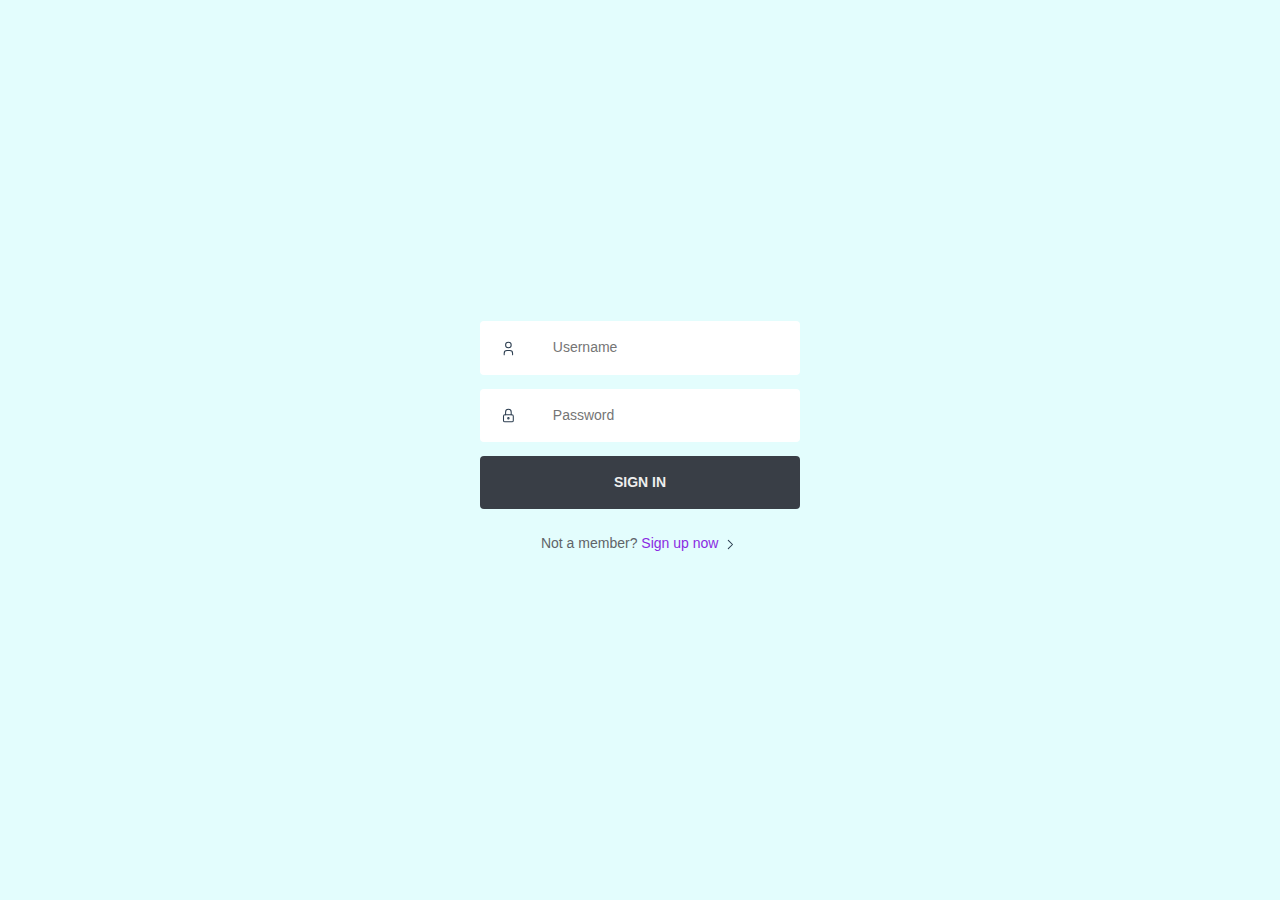
<file: index.html>
<!doctype html>
<html lang="en">
  <head>
    <meta charset="utf-8">
    <meta name="viewport" content="width=device-width, initial-scale=1">
    <title>Chat</title>
    <link href="https://cdn.jsdelivr.net/npm/bootstrap@5.2.0/dist/css/bootstrap.min.css" rel="stylesheet" integrity="sha384-gH2yIJqKdNHPEq0n4Mqa/HGKIhSkIHeL5AyhkYV8i59U5AR6csBvApHHNl/vI1Bx" crossorigin="anonymous">
    <link rel="stylesheet" href="css/styles.css">
  </head>

<body class="align">

  <div class="grid">

    <form action="./chat.html" class="form login">

      <div class="form__field">
        <label for="login__username">

          <svg xmlns="http://www.w3.org/2000/svg" class="icon icon-tabler icon-tabler-user" width="60" height="60" viewBox="0 0 24 24" stroke-width="1.5" stroke="#2c3e50" fill="none" stroke-linecap="round" stroke-linejoin="round">
  <path stroke="none" d="M0 0h24v24H0z" fill="none"/>
  <circle cx="12" cy="7" r="4" />
  <path d="M6 21v-2a4 4 0 0 1 4 -4h4a4 4 0 0 1 4 4v2" />
</svg>

<span class="hidden">Username</span></label>
        <input autocomplete="username" id="login__username" type="text" name="username" class="form__input" placeholder="Username" required>
      </div>

      <div class="form__field">
        <label for="login__password">

          <svg xmlns="http://www.w3.org/2000/svg" class="icon icon-tabler icon-tabler-lock" width="60" height="60" viewBox="0 0 24 24" stroke-width="1.5" stroke="#2c3e50" fill="none" stroke-linecap="round" stroke-linejoin="round">
  <path stroke="none" d="M0 0h24v24H0z" fill="none"/>
  <rect x="5" y="11" width="14" height="10" rx="2" />
  <circle cx="12" cy="16" r="1" />
  <path d="M8 11v-4a4 4 0 0 1 8 0v4" />
</svg>

<span class="hidden">Password</span></label>
        <input id="login__password" type="password" name="password" class="form__input" placeholder="Password" required>
      </div>

      <div class="form__field">
        <input type="submit" value="Sign In">
      </div>

    </form>

    <p class="text--center">Not a member? <a href="./signup.html">Sign up now</a> 
      <svg xmlns="http://www.w3.org/2000/svg" class="icon icon-tabler icon-tabler-chevron-right" width="68" height="68" viewBox="0 0 24 24" stroke-width="1.5" stroke="#2c3e50" fill="none" stroke-linecap="round" stroke-linejoin="round">
  <path stroke="none" d="M0 0h24v24H0z" fill="none"/>
  <polyline points="9 6 15 12 9 18" />
</svg></p>

  </div>

</body>
</html>
</file>
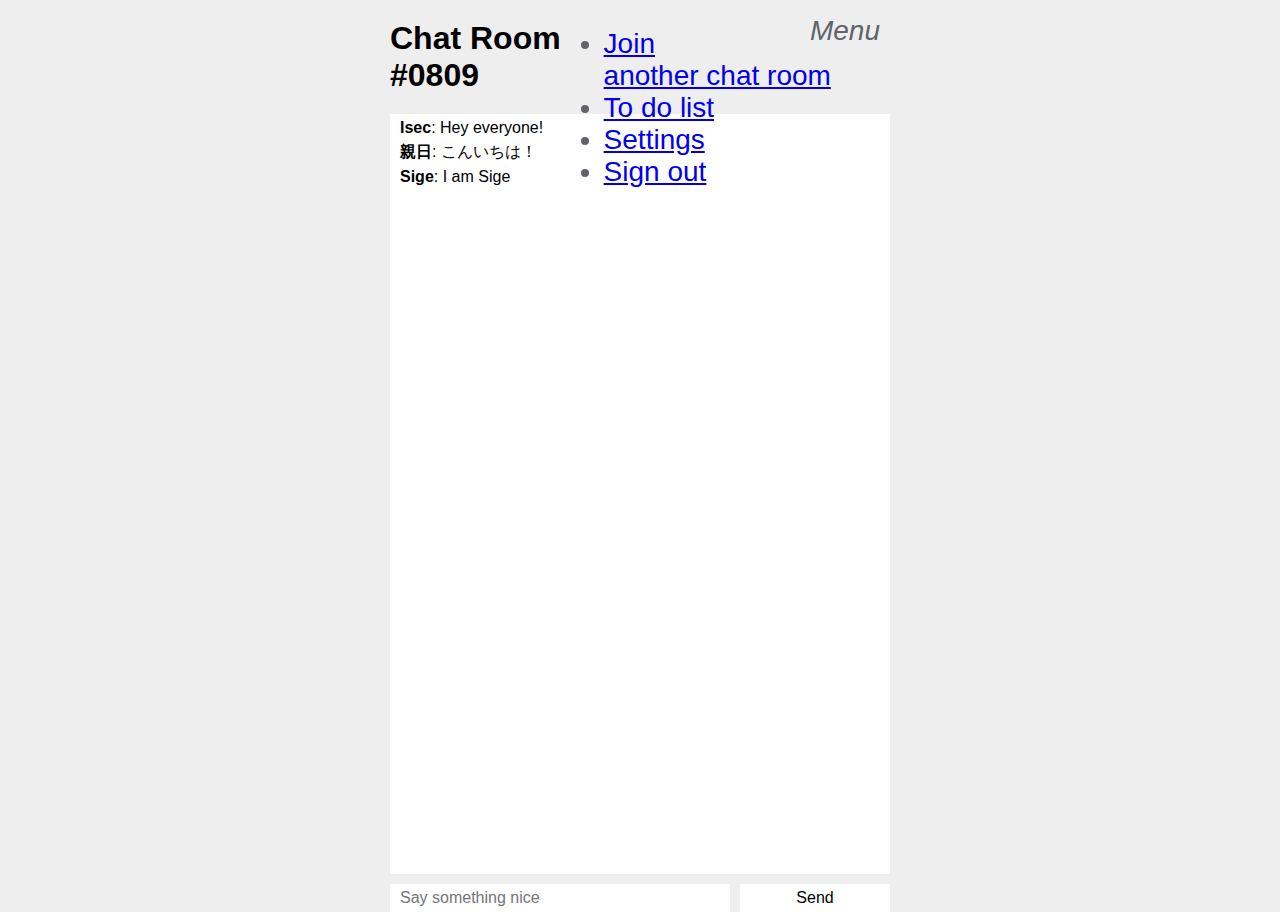
<file: chat.html>
<!DOCTYPE html>
<html lang="en">
<head>
    <meta charset="UTF-8">
    <meta http-equiv="X-UA-Compatible" content="IE=edge">
    <meta name="viewport" content="width=device-width, initial-scale=1.0">
    <link href="https://maxcdn.bootstrapcdn.com/font-awesome/4.7.0/css/font-awesome.min.css" rel="stylesheet" />
    <link href="https://cdn.jsdelivr.net/npm/bootstrap@5.2.3/dist/css/bootstrap.min.css" rel="stylesheet" integrity="sha384-rbsA2VBKQhggwzxH7pPCaAqO46MgnOM80zW1RWuH61DGLwZJEdK2Kadq2F9CUG65" crossorigin="anonymous">
    <link rel="stylesheet" href="https://cdn.jsdelivr.net/npm/bootstrap-icons@1.3.0/font/bootstrap-icons.css">
    <link rel="stylesheet" href="./css/chat.css"
</head>

<body>
    <main>
        <header>
          <div class="dropdown">
            <button class="btn dropdown" type="button" data-bs-toggle="dropdown" aria-expanded="false">
              Menu
            </button>
            <ul class="dropdown-menu dropdown-menu-end">
              <li><a class="dropdown-item" href="./chatclone.html">Join another chat room</a></li>
              <li><a class="dropdown-item" href="./list.html">To do list</a></li>
              <li><a class="dropdown-item" href="./settings.html">Settings</a></li>
              <li><a class="dropdown-item" href="./index.html">Sign out</a></li>
            </ul>
          </div>
          <div class="settings">
          <h1><strong>Chat Room #0809</strong></h1>
          </div>
        </header>
      
        <section class="chat">
          <p><strong>Isec</strong>: Hey everyone!</p>
          <p><strong>親日</strong>: こんいちは！</p>
          <p><strong>Sige</strong>: I am Sige</p>
        </section>
      
        <form>
          <input type="text" placeholder="Say something nice" />
          <button>Send</button>
        </form>
      </main>
      
      
    
</body>

<script src="https://cdn.jsdelivr.net/npm/bootstrap@5.2.3/dist/js/bootstrap.bundle.min.js" integrity="sha384-kenU1KFdBIe4zVF0s0G1M5b4hcpxyD9F7jL+jjXkk+Q2h455rYXK/7HAuoJl+0I4" crossorigin="anonymous"></script>

</html>
</file>
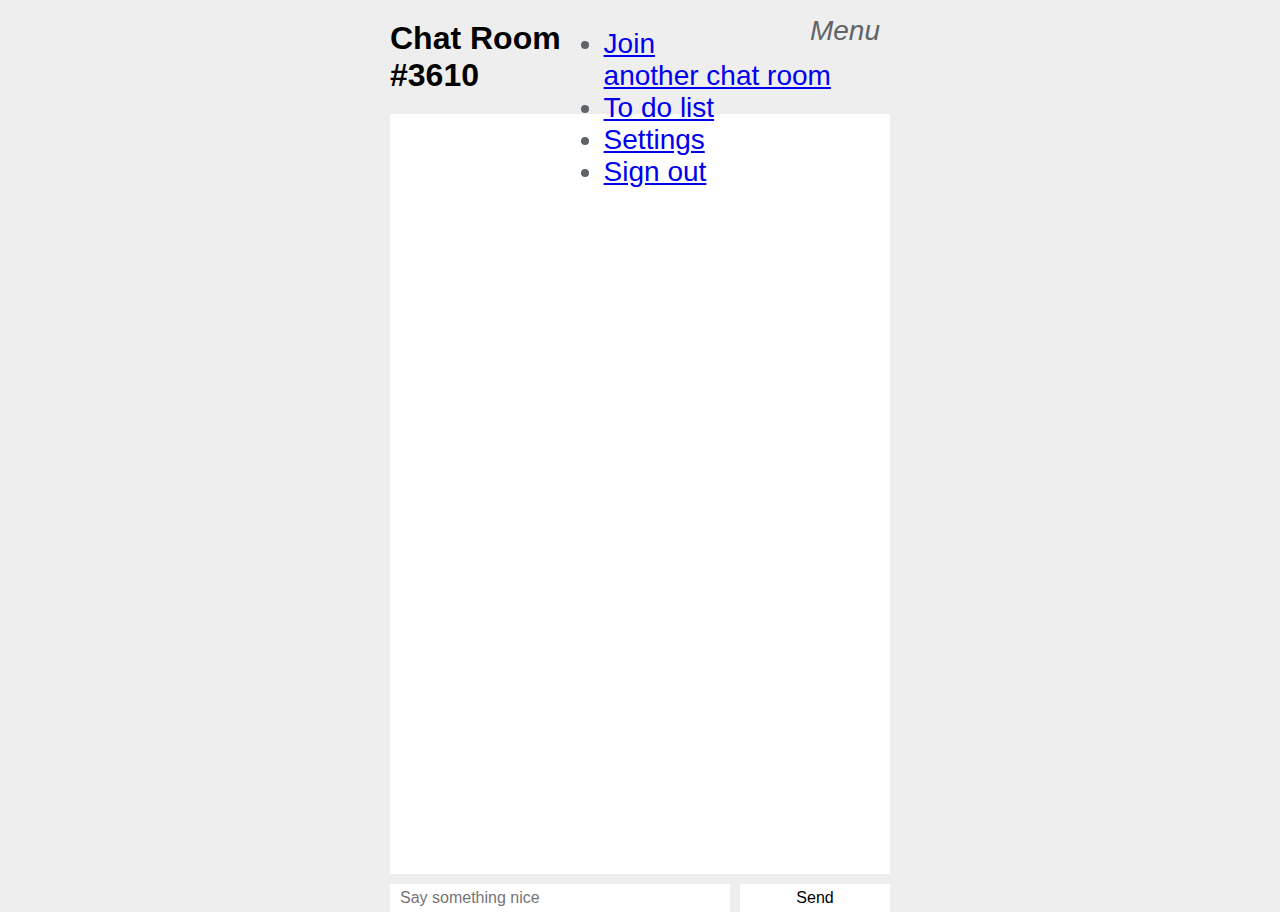
<file: chatclone.html>
<!DOCTYPE html>
<html lang="en">
<head>
    <meta charset="UTF-8">
    <meta http-equiv="X-UA-Compatible" content="IE=edge">
    <meta name="viewport" content="width=device-width, initial-scale=1.0">
    <link href="https://maxcdn.bootstrapcdn.com/font-awesome/4.7.0/css/font-awesome.min.css" rel="stylesheet" />
    <link href="https://cdn.jsdelivr.net/npm/bootstrap@5.2.3/dist/css/bootstrap.min.css" rel="stylesheet" integrity="sha384-rbsA2VBKQhggwzxH7pPCaAqO46MgnOM80zW1RWuH61DGLwZJEdK2Kadq2F9CUG65" crossorigin="anonymous">
    <link rel="stylesheet" href="https://cdn.jsdelivr.net/npm/bootstrap-icons@1.3.0/font/bootstrap-icons.css">
    <link rel="stylesheet" href="./css/chat.css"
</head>

<body>
    <main>
        <header>
          <div class="dropdown">
            <button class="btn dropdown" type="button" data-bs-toggle="dropdown" aria-expanded="false">
              Menu
            </button>
            <ul class="dropdown-menu dropdown-menu-end">
              <li><a class="dropdown-item" href="javascript:window.location.reload(true)">Join another chat room</a></li>
              <li><a class="dropdown-item" href="./list.html">To do list</a></li>
              <li><a class="dropdown-item" href="./settings.htmls">Settings</a></li>
              <li><a class="dropdown-item" href="./index.html">Sign out</a></li>
            </ul>
          </div>
          <div class="settings">
          <h1 id="number" ></h1>
          </div>
        </header>
      
        <section class="chat">

        </section>
      
        <form>
          <input type="text" placeholder="Say something nice" />
          <button>Send</button>
        </form>
      </main>
      
      
    
</body>

<script src="https://cdn.jsdelivr.net/npm/bootstrap@5.2.3/dist/js/bootstrap.bundle.min.js" integrity="sha384-kenU1KFdBIe4zVF0s0G1M5b4hcpxyD9F7jL+jjXkk+Q2h455rYXK/7HAuoJl+0I4" crossorigin="anonymous"></script>
<script>
  document.getElementById("number").innerHTML = "Chat Room #" + Math.floor((Math.random() * 10000) + 1).toString();

</script>

</html>
</file>
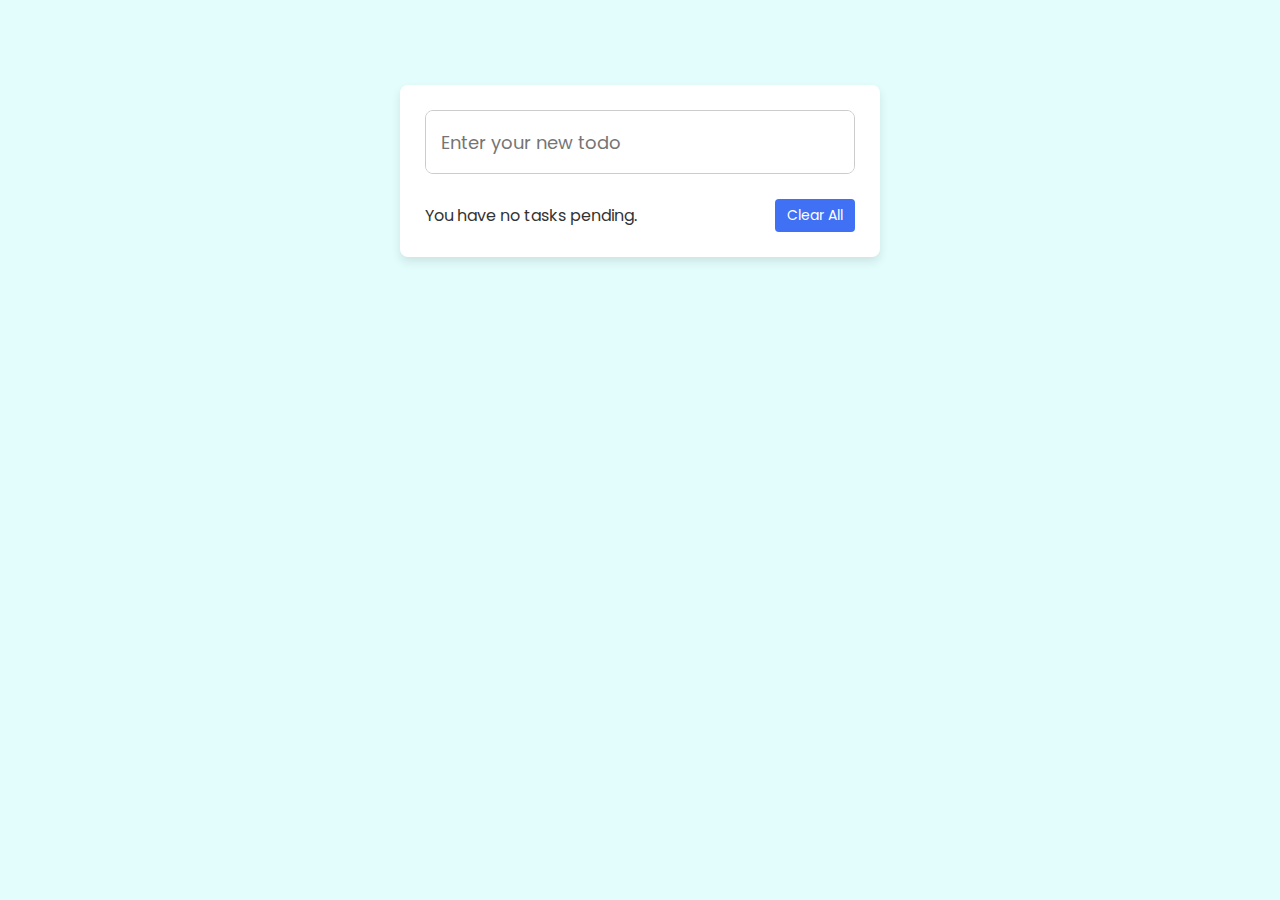
<file: list.html>
<!DOCTYPE html>
<html lang="en">
  <head>
    <meta charset="UTF-8" />
    <meta http-equiv="X-UA-Compatible" content="IE=edge" />
    <meta name="viewport" content="width=device-width, initial-scale=1.0" />
    <title>To Do list</title>

    <!-- CSS -->
    <link rel="stylesheet" href="css/list.css" />

    <!-- Unicons CSS -->
    <link
      rel="stylesheet"
      href="https://unicons.iconscout.com/release/v4.0.0/css/line.css"
    />
  </head>
  <body>
    <div class="container">
      <div class="input-field">
        <textarea placeholder="Enter your new todo"></textarea>
        <i class="uil uil-notes note-icon"></i>
      </div>

      <ul class="todoLists"></ul>

      <div class="pending-tasks">
        <span
          >You have <span class="pending-num"> no </span> tasks pending.</span
        >
        <button class="clear-button">Clear All</button>
      </div>
    </div>

    <!-- JavaScript -->
    <script src="script.js"></script>
  </body>
</html>
</file>
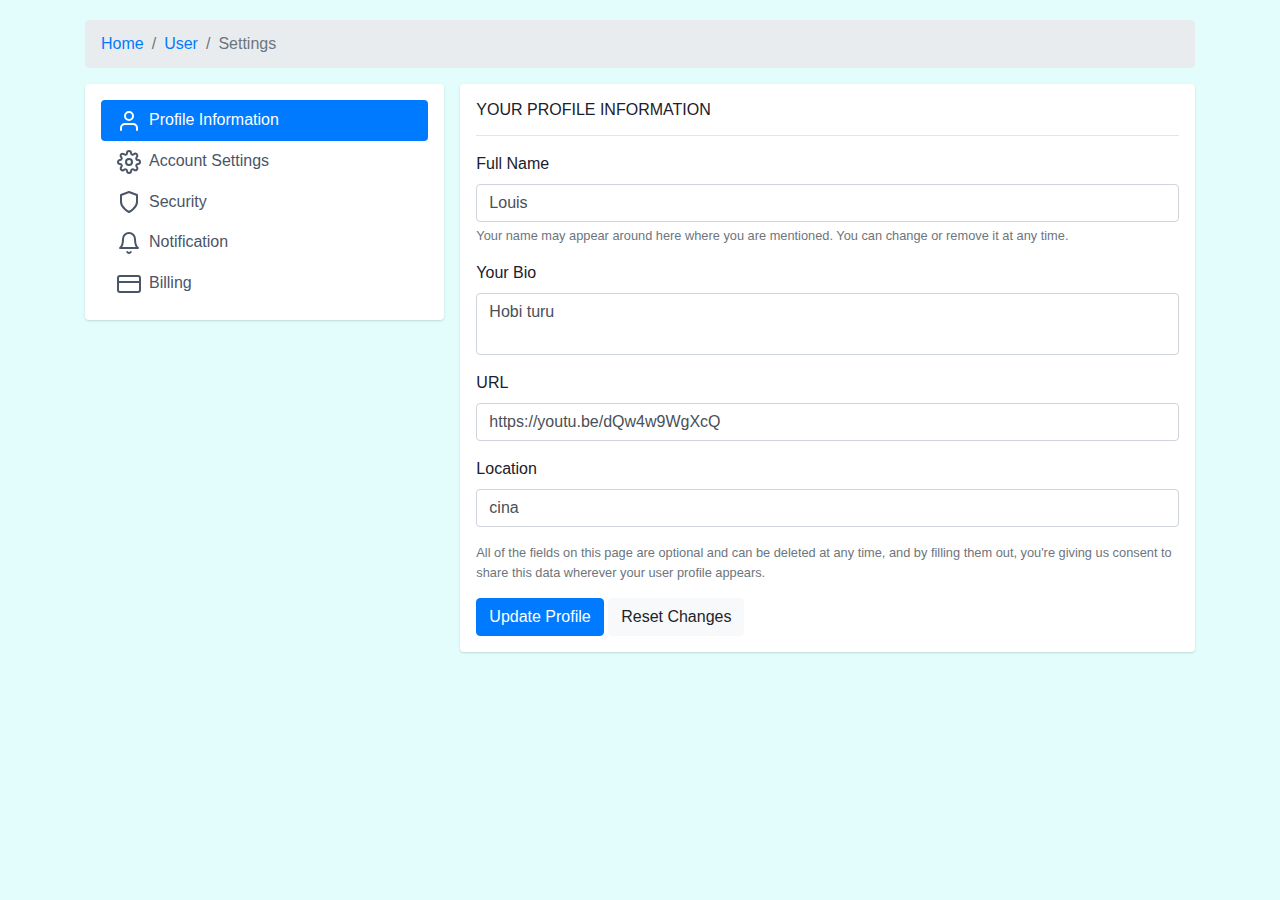
<file: settings.html>
<!DOCTYPE html>
<html lang="en">
<head>
    <meta charset="utf-8">
    <title>Profile settings</title>
    <meta name="viewport" content="width=device-width, initial-scale=1">
	<script src="https://code.jquery.com/jquery-1.10.2.min.js"></script>
    <link href="https://cdn.jsdelivr.net/npm/bootstrap@4.4.1/dist/css/bootstrap.min.css" rel="stylesheet">
	<script src="https://cdn.jsdelivr.net/npm/bootstrap@4.4.1/dist/js/bootstrap.bundle.min.js"></script>
</head>
<body>
<div class="container">

      <!-- Breadcrumb -->
      <nav aria-label="breadcrumb" class="main-breadcrumb">
        <ol class="breadcrumb">
          <li class="breadcrumb-item"><a href="chat.html">Home</a></li>
          <li class="breadcrumb-item"><a href="javascript:void(0)">User</a></li>
          <li class="breadcrumb-item active" aria-current="page">Settings</li>
        </ol>
      </nav>
      <!-- /Breadcrumb -->

      <div class="row gutters-sm">
        <div class="col-md-4 d-none d-md-block">
          <div class="card">
            <div class="card-body">
              <nav class="nav flex-column nav-pills nav-gap-y-1">
                <a href="#profile" data-toggle="tab" class="nav-item nav-link has-icon nav-link-faded active">
                  <svg xmlns="http://www.w3.org/2000/svg" width="24" height="24" viewBox="0 0 24 24" fill="none" stroke="currentColor" stroke-width="2" stroke-linecap="round" stroke-linejoin="round" class="feather feather-user mr-2"><path d="M20 21v-2a4 4 0 0 0-4-4H8a4 4 0 0 0-4 4v2"></path><circle cx="12" cy="7" r="4"></circle></svg>Profile Information
                </a>
                <a href="#account" data-toggle="tab" class="nav-item nav-link has-icon nav-link-faded">
                  <svg xmlns="http://www.w3.org/2000/svg" width="24" height="24" viewBox="0 0 24 24" fill="none" stroke="currentColor" stroke-width="2" stroke-linecap="round" stroke-linejoin="round" class="feather feather-settings mr-2"><circle cx="12" cy="12" r="3"></circle><path d="M19.4 15a1.65 1.65 0 0 0 .33 1.82l.06.06a2 2 0 0 1 0 2.83 2 2 0 0 1-2.83 0l-.06-.06a1.65 1.65 0 0 0-1.82-.33 1.65 1.65 0 0 0-1 1.51V21a2 2 0 0 1-2 2 2 2 0 0 1-2-2v-.09A1.65 1.65 0 0 0 9 19.4a1.65 1.65 0 0 0-1.82.33l-.06.06a2 2 0 0 1-2.83 0 2 2 0 0 1 0-2.83l.06-.06a1.65 1.65 0 0 0 .33-1.82 1.65 1.65 0 0 0-1.51-1H3a2 2 0 0 1-2-2 2 2 0 0 1 2-2h.09A1.65 1.65 0 0 0 4.6 9a1.65 1.65 0 0 0-.33-1.82l-.06-.06a2 2 0 0 1 0-2.83 2 2 0 0 1 2.83 0l.06.06a1.65 1.65 0 0 0 1.82.33H9a1.65 1.65 0 0 0 1-1.51V3a2 2 0 0 1 2-2 2 2 0 0 1 2 2v.09a1.65 1.65 0 0 0 1 1.51 1.65 1.65 0 0 0 1.82-.33l.06-.06a2 2 0 0 1 2.83 0 2 2 0 0 1 0 2.83l-.06.06a1.65 1.65 0 0 0-.33 1.82V9a1.65 1.65 0 0 0 1.51 1H21a2 2 0 0 1 2 2 2 2 0 0 1-2 2h-.09a1.65 1.65 0 0 0-1.51 1z"></path></svg>Account Settings
                </a>
                <a href="#security" data-toggle="tab" class="nav-item nav-link has-icon nav-link-faded">
                  <svg xmlns="http://www.w3.org/2000/svg" width="24" height="24" viewBox="0 0 24 24" fill="none" stroke="currentColor" stroke-width="2" stroke-linecap="round" stroke-linejoin="round" class="feather feather-shield mr-2"><path d="M12 22s8-4 8-10V5l-8-3-8 3v7c0 6 8 10 8 10z"></path></svg>Security
                </a>
                <a href="#notification" data-toggle="tab" class="nav-item nav-link has-icon nav-link-faded">
                  <svg xmlns="http://www.w3.org/2000/svg" width="24" height="24" viewBox="0 0 24 24" fill="none" stroke="currentColor" stroke-width="2" stroke-linecap="round" stroke-linejoin="round" class="feather feather-bell mr-2"><path d="M18 8A6 6 0 0 0 6 8c0 7-3 9-3 9h18s-3-2-3-9"></path><path d="M13.73 21a2 2 0 0 1-3.46 0"></path></svg>Notification
                </a>
                <a href="#billing" data-toggle="tab" class="nav-item nav-link has-icon nav-link-faded">
                  <svg xmlns="http://www.w3.org/2000/svg" width="24" height="24" viewBox="0 0 24 24" fill="none" stroke="currentColor" stroke-width="2" stroke-linecap="round" stroke-linejoin="round" class="feather feather-credit-card mr-2"><rect x="1" y="4" width="22" height="16" rx="2" ry="2"></rect><line x1="1" y1="10" x2="23" y2="10"></line></svg>Billing
                </a>
              </nav>
            </div>
          </div>
        </div>
        <div class="col-md-8">
          <div class="card">
            <div class="card-header border-bottom mb-3 d-flex d-md-none">
              <ul class="nav nav-tabs card-header-tabs nav-gap-x-1" role="tablist">
                <li class="nav-item">
                  <a href="#profile" data-toggle="tab" class="nav-link has-icon active"><svg xmlns="http://www.w3.org/2000/svg" width="24" height="24" viewBox="0 0 24 24" fill="none" stroke="currentColor" stroke-width="2" stroke-linecap="round" stroke-linejoin="round" class="feather feather-user"><path d="M20 21v-2a4 4 0 0 0-4-4H8a4 4 0 0 0-4 4v2"></path><circle cx="12" cy="7" r="4"></circle></svg></a>
                </li>
                <li class="nav-item">
                  <a href="#account" data-toggle="tab" class="nav-link has-icon"><svg xmlns="http://www.w3.org/2000/svg" width="24" height="24" viewBox="0 0 24 24" fill="none" stroke="currentColor" stroke-width="2" stroke-linecap="round" stroke-linejoin="round" class="feather feather-settings"><circle cx="12" cy="12" r="3"></circle><path d="M19.4 15a1.65 1.65 0 0 0 .33 1.82l.06.06a2 2 0 0 1 0 2.83 2 2 0 0 1-2.83 0l-.06-.06a1.65 1.65 0 0 0-1.82-.33 1.65 1.65 0 0 0-1 1.51V21a2 2 0 0 1-2 2 2 2 0 0 1-2-2v-.09A1.65 1.65 0 0 0 9 19.4a1.65 1.65 0 0 0-1.82.33l-.06.06a2 2 0 0 1-2.83 0 2 2 0 0 1 0-2.83l.06-.06a1.65 1.65 0 0 0 .33-1.82 1.65 1.65 0 0 0-1.51-1H3a2 2 0 0 1-2-2 2 2 0 0 1 2-2h.09A1.65 1.65 0 0 0 4.6 9a1.65 1.65 0 0 0-.33-1.82l-.06-.06a2 2 0 0 1 0-2.83 2 2 0 0 1 2.83 0l.06.06a1.65 1.65 0 0 0 1.82.33H9a1.65 1.65 0 0 0 1-1.51V3a2 2 0 0 1 2-2 2 2 0 0 1 2 2v.09a1.65 1.65 0 0 0 1 1.51 1.65 1.65 0 0 0 1.82-.33l.06-.06a2 2 0 0 1 2.83 0 2 2 0 0 1 0 2.83l-.06.06a1.65 1.65 0 0 0-.33 1.82V9a1.65 1.65 0 0 0 1.51 1H21a2 2 0 0 1 2 2 2 2 0 0 1-2 2h-.09a1.65 1.65 0 0 0-1.51 1z"></path></svg></a>
                </li>
                <li class="nav-item">
                  <a href="#security" data-toggle="tab" class="nav-link has-icon"><svg xmlns="http://www.w3.org/2000/svg" width="24" height="24" viewBox="0 0 24 24" fill="none" stroke="currentColor" stroke-width="2" stroke-linecap="round" stroke-linejoin="round" class="feather feather-shield"><path d="M12 22s8-4 8-10V5l-8-3-8 3v7c0 6 8 10 8 10z"></path></svg></a>
                </li>
                <li class="nav-item">
                  <a href="#notification" data-toggle="tab" class="nav-link has-icon"><svg xmlns="http://www.w3.org/2000/svg" width="24" height="24" viewBox="0 0 24 24" fill="none" stroke="currentColor" stroke-width="2" stroke-linecap="round" stroke-linejoin="round" class="feather feather-bell"><path d="M18 8A6 6 0 0 0 6 8c0 7-3 9-3 9h18s-3-2-3-9"></path><path d="M13.73 21a2 2 0 0 1-3.46 0"></path></svg></a>
                </li>
                <li class="nav-item">
                  <a href="#billing" data-toggle="tab" class="nav-link has-icon"><svg xmlns="http://www.w3.org/2000/svg" width="24" height="24" viewBox="0 0 24 24" fill="none" stroke="currentColor" stroke-width="2" stroke-linecap="round" stroke-linejoin="round" class="feather feather-credit-card"><rect x="1" y="4" width="22" height="16" rx="2" ry="2"></rect><line x1="1" y1="10" x2="23" y2="10"></line></svg></a>
                </li>
              </ul>
            </div>
            <div class="card-body tab-content">
              <div class="tab-pane active" id="profile">
                <h6>YOUR PROFILE INFORMATION</h6>
                <hr>
                <form>
                  <div class="form-group">
                    <label for="fullName">Full Name</label>
                    <input type="text" class="form-control" id="fullName" aria-describedby="fullNameHelp" placeholder="Enter your fullname" value="Louis">
                    <small id="fullNameHelp" class="form-text text-muted">Your name may appear around here where you are mentioned. You can change or remove it at any time.</small>
                  </div>
                  <div class="form-group">
                    <label for="bio">Your Bio</label>
                    <textarea class="form-control autosize" id="bio" placeholder="Write something about you" style="overflow: hidden; overflow-wrap: break-word; resize: none; height: 62px;">Hobi turu</textarea>
                  </div>
                  <div class="form-group">
                    <label for="url">URL</label>
                    <input type="text" class="form-control" id="url" placeholder="Enter your website address" value="https://youtu.be/dQw4w9WgXcQ">
                  </div>
                  <div class="form-group">
                    <label for="location">Location</label>
                    <input type="text" class="form-control" id="location" placeholder="Enter your location" value="cina">
                  </div>
                  <div class="form-group small text-muted">
                    All of the fields on this page are optional and can be deleted at any time, and by filling them out, you're giving us consent to share this data wherever your user profile appears.
                  </div>
                  <button type="button" class="btn btn-primary">Update Profile</button>
                  <button type="reset" class="btn btn-light">Reset Changes</button>
                </form>
              </div>
              <div class="tab-pane" id="account">
                <h6>ACCOUNT SETTINGS</h6>
                <hr>
                <form>
                  <div class="form-group">
                    <label for="username">Username</label>
                    <input type="text" class="form-control" id="username" aria-describedby="usernameHelp" placeholder="Enter your username" value="isec">
                    <small id="usernameHelp" class="form-text text-muted">After changing your username, your old username becomes available for anyone else to claim.</small>
                  </div>
                  <hr>
                  <div class="form-group">
                    <label class="d-block text-danger">Delete Account</label>
                    <p class="text-muted font-size-sm">Once you delete your account, there is no going back. Please be certain.</p>
                  </div>
                  <a href="index.html"><button class="btn btn-danger" type="button">Delete Account</button></a>
                </form>
              </div>
              <div class="tab-pane" id="security">
                <h6>SECURITY SETTINGS</h6>
                <hr>
                <form>
                  <div class="form-group">
                    <label class="d-block">Change Password</label>
                    <input type="text" class="form-control" placeholder="Enter your old password">
                    <input type="text" class="form-control mt-1" placeholder="New password">
                    <input type="text" class="form-control mt-1" placeholder="Confirm new password">
                  </div>
                </form>
                <hr>
                <form>
                  <div class="form-group">
                    <label class="d-block">Two Factor Authentication</label>
                    <button class="btn btn-info" type="button">Enable two-factor authentication</button>
                    <p class="small text-muted mt-2">Two-factor authentication adds an additional layer of security to your account by requiring more than just a password to log in.</p>
                  </div>
                </form>
                <hr>
              </div>
              <div class="tab-pane" id="notification">
                <h6>NOTIFICATION SETTINGS</h6>
                <hr>
                <form>
                  <div class="form-group">
                    <label class="d-block mb-0">Security Alerts</label>
                    <div class="small text-muted mb-3">Receive security alert notifications via email</div>
                    <div class="custom-control custom-checkbox">
                      <input type="checkbox" class="custom-control-input" id="customCheck1" checked="">
                      <label class="custom-control-label" for="customCheck1">Email each time a vulnerability is found</label>
                    </div>
                    <div class="custom-control custom-checkbox">
                      <input type="checkbox" class="custom-control-input" id="customCheck2" checked="">
                      <label class="custom-control-label" for="customCheck2">Email a digest summary of vulnerability</label>
                    </div>
                  </div>
                  <div class="form-group mb-0">
                    <label class="d-block">SMS Notifications</label>
                    <ul class="list-group list-group-sm">
                      <li class="list-group-item has-icon">
                        Comments
                        <div class="custom-control custom-control-nolabel custom-switch ml-auto">
                          <input type="checkbox" class="custom-control-input" id="customSwitch1" checked="">
                          <label class="custom-control-label" for="customSwitch1"></label>
                        </div>
                      </li>
                      <li class="list-group-item has-icon">
                        Updates From People
                        <div class="custom-control custom-control-nolabel custom-switch ml-auto">
                          <input type="checkbox" class="custom-control-input" id="customSwitch2">
                          <label class="custom-control-label" for="customSwitch2"></label>
                        </div>
                      </li>
                      <li class="list-group-item has-icon">
                        Reminders
                        <div class="custom-control custom-control-nolabel custom-switch ml-auto">
                          <input type="checkbox" class="custom-control-input" id="customSwitch3" checked="">
                          <label class="custom-control-label" for="customSwitch3"></label>
                        </div>
                      </li>
                      <li class="list-group-item has-icon">
                        Events
                        <div class="custom-control custom-control-nolabel custom-switch ml-auto">
                          <input type="checkbox" class="custom-control-input" id="customSwitch4" checked="">
                          <label class="custom-control-label" for="customSwitch4"></label>
                        </div>
                      </li>
                      <li class="list-group-item has-icon">
                        Chat Rooms
                        <div class="custom-control custom-control-nolabel custom-switch ml-auto">
                          <input type="checkbox" class="custom-control-input" id="customSwitch5">
                          <label class="custom-control-label" for="customSwitch5"></label>
                        </div>
                      </li>
                    </ul>
                  </div>
                </form>
              </div>
              <div class="tab-pane" id="billing">
                <h6>BILLING SETTINGS</h6>
                <hr>
                <form>
                  <div class="form-group">
                    <label class="d-block mb-0">Payment Method</label>
                    <div class="small text-muted mb-3">You have not added a payment method</div>
                    <button class="btn btn-info" type="button">Add Payment Method</button>
                  </div>
                  <div class="form-group mb-0">
                    <label class="d-block">Payment History</label>
                    <div class="border border-gray-500 bg-gray-200 p-3 text-center font-size-sm">You have not made any payment.</div>
                  </div>
                </form>
              </div>
            </div>
          </div>
        </div>
      </div>

    </div>

<style type="text/css">
body{
    margin-top:20px;
    color: #1a202c;
    text-align: left;
    background-color: #E3FDFD;    
}
.main-body {
    padding: 15px;
}

.nav-link {
    color: #4a5568;
}
.card {
    box-shadow: 0 1px 3px 0 rgba(0,0,0,.1), 0 1px 2px 0 rgba(0,0,0,.06);
}

.card {
    position: relative;
    display: flex;
    flex-direction: column;
    min-width: 0;
    word-wrap: break-word;
    background-color: #fff;
    background-clip: border-box;
    border: 0 solid rgba(0,0,0,.125);
    border-radius: .25rem;
}

.card-body {
    flex: 1 1 auto;
    min-height: 1px;
    padding: 1rem;
}

.gutters-sm {
    margin-right: -8px;
    margin-left: -8px;
}

.gutters-sm>.col, .gutters-sm>[class*=col-] {
    padding-right: 8px;
    padding-left: 8px;
}
.mb-3, .my-3 {
    margin-bottom: 1rem!important;
}

.bg-gray-300 {
    background-color: #e2e8f0;
}
.h-100 {
    height: 100%!important;
}
.shadow-none {
    box-shadow: none!important;
}

</style>

<script type="text/javascript">

</script>
</body>
</html>
</file>
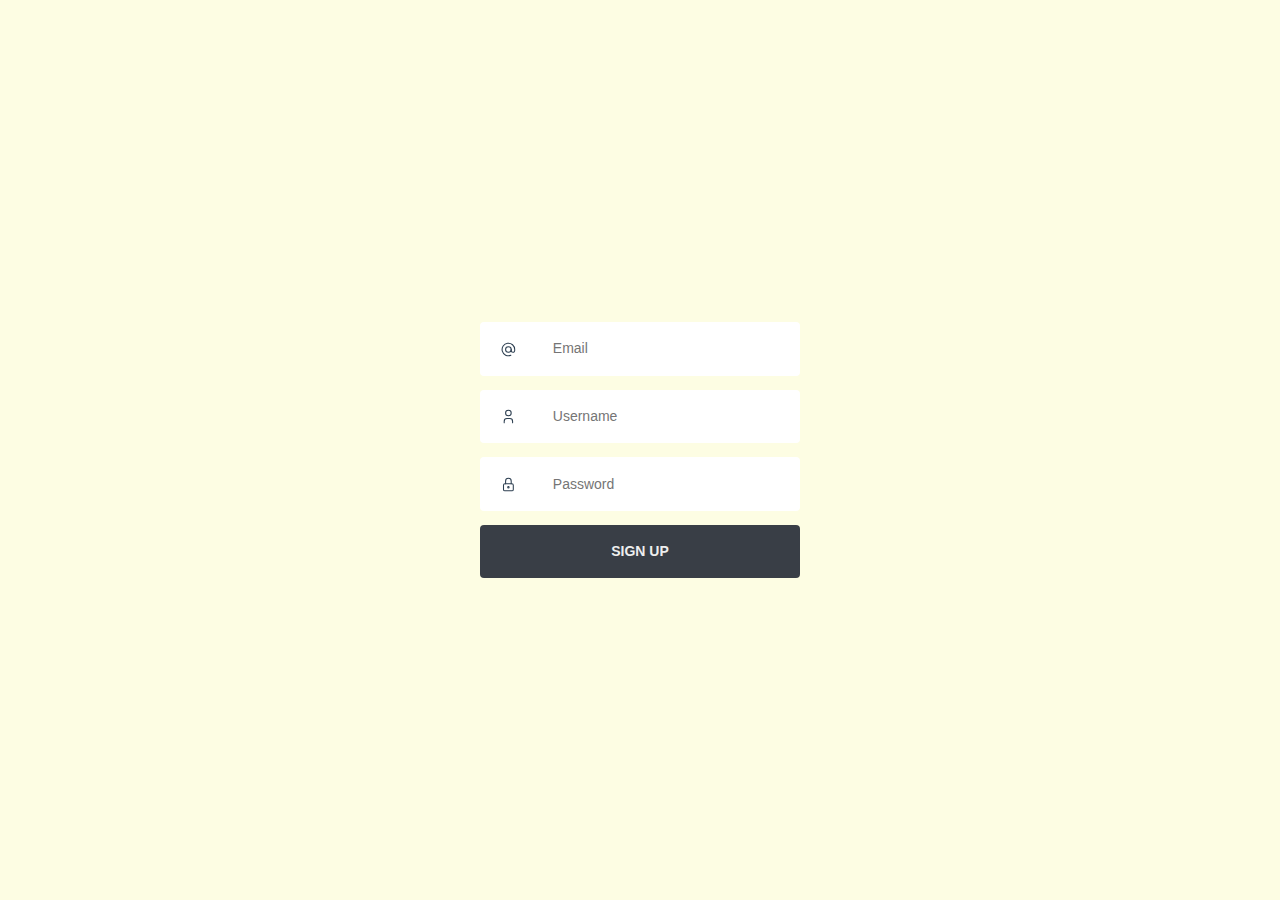
<file: signup.html>
<!doctype html>
<html lang="en">
  <head>
    <meta charset="utf-8">
    <meta name="viewport" content="width=device-width, initial-scale=1">
    <title>Sign up</title>
    <link rel="stylesheet" href="css/signup.css">
  </head>

  <body class="align">

  <div class="grid">

    <form action="./chat.html" class="form login">

      <div class="form__field">
        <label for="login__email">

          <svg xmlns="http://www.w3.org/2000/svg" class="icon icon-tabler icon-tabler-at" width="68" height="68" viewBox="0 0 24 24" stroke-width="1.5" stroke="#2c3e50" fill="none" stroke-linecap="round" stroke-linejoin="round">
  <path stroke="none" d="M0 0h24v24H0z" fill="none"/>
  <circle cx="12" cy="12" r="4" />
  <path d="M16 12v1.5a2.5 2.5 0 0 0 5 0v-1.5a9 9 0 1 0 -5.5 8.28" />
</svg>

<span class="hidden">Email Address</span></label>
        <input autocomplete="Email" id="login__email" type="Email" name="Email" class="form__input" placeholder="Email" required>
      </div>

      <div class="form__field">
        <label for="login__username">

          <svg xmlns="http://www.w3.org/2000/svg" class="icon icon-tabler icon-tabler-user" width="60" height="60" viewBox="0 0 24 24" stroke-width="1.5" stroke="#2c3e50" fill="none" stroke-linecap="round" stroke-linejoin="round">
  <path stroke="none" d="M0 0h24v24H0z" fill="none"/>
  <circle cx="12" cy="7" r="4" />
  <path d="M6 21v-2a4 4 0 0 1 4 -4h4a4 4 0 0 1 4 4v2" />
</svg>

<span class="hidden">Username</span></label>
        <input autocomplete="username" id="login__username" type="text" name="username" class="form__input" placeholder="Username" required>
      </div>

      <div class="form__field">
        <label for="login__password">

          <svg xmlns="http://www.w3.org/2000/svg" class="icon icon-tabler icon-tabler-lock" width="60" height="60" viewBox="0 0 24 24" stroke-width="1.5" stroke="#2c3e50" fill="none" stroke-linecap="round" stroke-linejoin="round">
  <path stroke="none" d="M0 0h24v24H0z" fill="none"/>
  <rect x="5" y="11" width="14" height="10" rx="2" />
  <circle cx="12" cy="16" r="1" />
  <path d="M8 11v-4a4 4 0 0 1 8 0v4" />
</svg>

<span class="hidden">Password</span></label>
        <input id="login__password" type="password" name="password" class="form__input" placeholder="Password" required>
      </div>

      <div class="form__field">
        <input type="submit" value="Sign Up">
      </div>


    </form>


  </div>

</body>
</file>
<file: css/chat.css>
* {
    box-sizing: border-box;
    transition: all .3s ease;
  }
  
  html, body {
    background: #eee;
    width: 100%;
    height: 100%;
    margin: 0;
    padding: 0;
  }
  
  main {
    width: calc(100% - 20px);
    max-width: 500px;
    margin: 0 auto;
    font-family: Helvetica, Arial, Sans, sans-serif;
    border-radius: 0.25rem;
  }
  
  h1, .settings {
    margin: 0;
    padding: 10px 0;
    font-size: 32px;
  }
  
  .dropdown {
    float: right;
    color: #606468;
    font-size: 28px;
    background-color: none;
  }

  .dropdown button{
    border: none;
    background: none;
    text-align: right;
    color: #606468;
    font-style: italic;
    font-size: 28px;
  }
  
  .chat {
    content: '';
    width: 100%;
    height: calc(100vh - 165px);
    background: white;
    padding: 5px 10px;
  }
  
  .chat p {
    margin: 0 0 5px 0;
    border-radius: 0.25rem;
  }

  input, button {
    width: 100%;
    font: inherit;
    background: #fff;
    border: none;
    margin-top: 10px;
    padding: 5px 10px;
  }
  
  button:hover {
    cursor: pointer;
    background: #ddd;
  }
  
  @media all and (min-width: 500px) {
    .chat {
      height: calc(100vh - 140px);
    }
    input {
      width: calc(100% - 160px);
    }
    button {
      float: right;
      width: 150px;
    }
  }
</file>
<file: css/list.css>
/* Google Fonts - Poppins */
@import url("https://fonts.googleapis.com/css2?family=Poppins:wght@300;400;500;600&display=swap");

* {
  margin: 0;
  padding: 0;
  box-sizing: border-box;
  font-family: "Poppins", sans-serif;
}
body {
  background-color: #E3FDFD;
}

/* For Scrollbar */

/* width */
::-webkit-scrollbar {
  width: 6px;
}
/* Track */
::-webkit-scrollbar-track {
  background: #f2f2f2;
}
/* Handle */
::-webkit-scrollbar-thumb {
  border-radius: 8px;
  background: #ccc;
}
/* Handle on hover */
::-webkit-scrollbar-thumb:hover {
  background: #aaa;
}

.container {
  position: relative;
  max-width: 480px;
  width: 100%;
  border-radius: 8px;
  padding: 25px;
  margin: 85px auto 0;
  background-color: #fff;
  box-shadow: 0 5px 10px rgba(0, 0, 0, 0.1);
}
.container .input-field {
  position: relative;
  height: 64px;
  width: 100%;
}
.input-field textarea {
  height: 100%;
  width: 100%;
  outline: none;
  font-size: 18px;
  font-weight: 400;
  border-radius: 8px;
  padding: 18px 45px 18px 15px;
  border: 1px solid #ccc;
  resize: none;
}
.input-field textarea:focus {
  border-color: #4070f4;
}
textarea::-webkit-scrollbar {
  display: none;
}
.input-field .note-icon {
  position: absolute;
  top: 50%;
  right: 15px;
  transform: translateY(-50%);
  pointer-events: none;
  font-size: 24px;
  color: #707070;
}
.input-field textarea:focus ~ .note-icon {
  color: #4070f4;
}
.container .todoLists {
  max-height: 380px;
  overflow-y: auto;
  padding-right: 10px;
}
.todoLists .list {
  display: flex;
  align-items: center;
  list-style: none;
  background-color: #f2f2f2;
  padding: 20px 15px;
  border-radius: 8px;
  margin-top: 10px;
  position: relative;
  cursor: pointer;
}
.todoLists .list input {
  height: 16px;
  min-width: 16px;
  accent-color: #4070f4;
  pointer-events: none;
}
.todoLists .list .task {
  margin: 0 30px 0 15px;
  word-break: break-all;
}
.list input:checked ~ .task {
  text-decoration: line-through;
}
.todoLists .list i {
  position: absolute;
  top: 50%;
  right: 15px;
  transform: translateY(-50%);
  font-size: 20px;
  color: #707070;
  padding: 5px;
  opacity: 0.6;
  display: none;
}
.todoLists .list:hover i {
  display: inline-flex;
}
.todoLists .list i:hover {
  opacity: 1;
}
.container .pending-tasks {
  display: flex;
  align-items: center;
  justify-content: space-between;
  margin-top: 25px;
}
.pending-tasks span {
  color: #333;
}
.pending-tasks .clear-button {
  padding: 6px 12px;
  outline: none;
  border: none;
  background: #4070f4;
  color: #fff;
  font-size: 14px;
  border-radius: 4px;
  cursor: pointer;
  pointer-events: none;
  white-space: nowrap;
}
.clear-button:hover {
  background-color: #0e4bf1;
}
@media screen and (max-width: 350px) {
  .container {
    padding: 25px 10px;
  }
}
</file>
<file: css/styles.css>
@use postcss-preset-env {
  stage: 0;
}

/* config.css */

:root {
  --baseColor: #606468;
}

/* helpers/align.css */

.align {
  display: grid;
  place-items: center;
}

.grid {
  inline-size: 90%;
  margin-inline: auto;
  max-inline-size: 20rem;
}

/* helpers/hidden.css */

.hidden {
  border: 0;
  clip: rect(0 0 0 0);
  height: 1px;
  margin: -1px;
  overflow: hidden;
  padding: 0;
  position: absolute;
  width: 1px;
}

/* helpers/icon.css */

:root {
  --iconFill: var(--baseColor);
}

.icons {
  display: none;
}

.icon {
  block-size: 1.5em;
  display: inline-block;
  inline-size: 1.2em;
  vertical-align: middle;
}

/* layout/base.css */
/* #FAF8F6 */

:root {
  --htmlFontSize: 100%;

  --bodyBackgroundColor: #E3FDFD;
  --bodyColor: var(--baseColor);
  --bodyFontFamily: "Open Sans";
  --bodyFontFamilyFallback: sans-serif;
  --bodyFontSize: 0.875rem;
  --bodyFontWeight: 400;
  --bodyLineHeight: 1.5;
}

* {
  box-sizing: inherit;
}

html {
  box-sizing: border-box;
  font-size: var(--htmlFontSize);
}

body {
  background-color: var(--bodyBackgroundColor);
  color: var(--bodyColor);
  font-family: var(--bodyFontFamily), var(--bodyFontFamilyFallback);
  font-size: var(--bodyFontSize);
  font-weight: var(--bodyFontWeight);
  line-height: var(--bodyLineHeight);
  margin: 0;
  min-block-size: 100vh;
}

/* modules/anchor.css */

:root {
  --anchorColor: #eee;
}

a {
  color: blueviolet;
  outline: 0;
  text-decoration: none;
}

a:focus,
a:hover {
  text-decoration: underline;
}

/* modules/form.css */

:root {
  --formGap: 0.875rem;
}

input {
  background-image: none;
  border: 0;
  color: inherit;
  font: inherit;
  margin: 0;
  outline: 0;
  padding: 0;
  transition: background-color 0.3s;
}

input[type="submit"] {
  cursor: pointer;
}

.form {
  display: grid;
  gap: var(--formGap);
}

.form input[type="password"],
.form input[type="text"],
.form input[type="submit"] {
  inline-size: 100%;
}

.form__field {
  display: flex;
}

.form__input {
  flex: 1;
}

/* modules/login.css */

:root {
  --loginBorderRadus: 0.25rem;
  --loginColor: black;

  --loginInputBackgroundColor: white;
  --loginInputHoverBackgroundColor: #CBF1F5;

  --loginLabelBackgroundColor: white;

  --loginSubmitBackgroundColor: #393E46;
  --loginSubmitColor: #eee;
  --loginSubmitHoverBackgroundColor: #222831;
}

.login {
  color: var(--loginColor);
}

.login label,
.login input[type="text"],
.login input[type="password"],
.login input[type="submit"] {
  border-radius: var(--loginBorderRadus);
  padding: 1rem;
}

.login label {
  background-color: var(--loginLabelBackgroundColor);
  border-bottom-right-radius: 0;
  border-top-right-radius: 0;
  padding-inline: 1.25rem;
}

.login input[type="password"],
.login input[type="text"] {
  background-color: var(--loginInputBackgroundColor);
  border-bottom-left-radius: 0;
  border-top-left-radius: 0;
}

.login input[type="password"]:focus,
.login input[type="password"]:hover,
.login input[type="text"]:focus,
.login input[type="text"]:hover {
  background-color: var(--loginInputHoverBackgroundColor);
}

.login input[type="submit"] {
  background-color: var(--loginSubmitBackgroundColor);
  color: var(--loginSubmitColor);
  font-weight: 700;
  text-transform: uppercase;
}

.login input[type="submit"]:focus,
.login input[type="submit"]:hover {
  background-color: var(--loginSubmitHoverBackgroundColor);
}

/* modules/text.css */

p {
  margin-block: 1.5rem;
}

.text--center {
  text-align: center;
}
</file>
<file: css/signup.css>
@use postcss-preset-env {
  stage: 0;
}

/* config.css */

:root {
  --baseColor: #606468;
}

/* helpers/align.css */

.align {
  display: grid;
  place-items: center;
}

.grid {
  inline-size: 90%;
  margin-inline: auto;
  max-inline-size: 20rem;
}

/* helpers/hidden.css */

.hidden {
  border: 0;
  clip: rect(0 0 0 0);
  height: 1px;
  margin: -1px;
  overflow: hidden;
  padding: 0;
  position: absolute;
  width: 1px;
}

/* helpers/icon.css */

:root {
  --iconFill: var(--baseColor);
}

.icons {
  display: none;
}

.icon {
  block-size: 1.5em;
  display: inline-block;
  inline-size: 1.2em;
  vertical-align: middle;
}

/* layout/base.css */
/* #FAF8F6 */

:root {
  --htmlFontSize: 100%;

  --bodyBackgroundColor: #FDFDE3;
  --bodyColor: var(--baseColor);
  --bodyFontFamily: "Open Sans";
  --bodyFontFamilyFallback: sans-serif;
  --bodyFontSize: 0.875rem;
  --bodyFontWeight: 400;
  --bodyLineHeight: 1.5;
}

* {
  box-sizing: inherit;
}

html {
  box-sizing: border-box;
  font-size: var(--htmlFontSize);
}

body {
  background-color: var(--bodyBackgroundColor);
  color: var(--bodyColor);
  font-family: var(--bodyFontFamily), var(--bodyFontFamilyFallback);
  font-size: var(--bodyFontSize);
  font-weight: var(--bodyFontWeight);
  line-height: var(--bodyLineHeight);
  margin: 0;
  min-block-size: 100vh;
}

/* modules/anchor.css */

:root {
  --anchorColor: #eee;
}

a {
  color: blueviolet;
  outline: 0;
  text-decoration: none;
}

a:focus,
a:hover {
  text-decoration: underline;
}

/* modules/form.css */

:root {
  --formGap: 0.875rem;
}

input {
  background-image: none;
  border: 0;
  color: inherit;
  font: inherit;
  margin: 0;
  outline: 0;
  padding: 0;
  transition: background-color 0.3s;
}

input[type="submit"] {
  cursor: pointer;
}

.form {
  display: grid;
  gap: var(--formGap);
}

.form input[type="password"],
.form input[type="text"],
.form input[type="submit"],
.form input[type="email"] {
  inline-size: 100%;
}

.form__field {
  display: flex;
}

.form__input {
  flex: 1;
}

/* modules/login.css */

:root {
  --loginBorderRadus: 0.25rem;
  --loginColor: black;

  --loginInputBackgroundColor: white;
  --loginInputHoverBackgroundColor: #FAFAB3;

  --loginLabelBackgroundColor: white;

  --loginSubmitBackgroundColor: #393E46;
  --loginSubmitColor: #eee;
  --loginSubmitHoverBackgroundColor: #222831;
}

.login {
  color: var(--loginColor);
}

.login label,
.login input[type="text"],
.login input[type="password"],
.login input[type="submit"],
.login input[type="email"]{
  border-radius: var(--loginBorderRadus);
  padding: 1rem;
}

.login label {
  background-color: var(--loginLabelBackgroundColor);
  border-bottom-right-radius: 0;
  border-top-right-radius: 0;
  padding-inline: 1.25rem;
}

.login input[type="password"],
.login input[type="text"],
.login input[type="email"]{
  background-color: var(--loginInputBackgroundColor);
  border-bottom-left-radius: 0;
  border-top-left-radius: 0;
}

.login input[type="password"]:focus,
.login input[type="password"]:hover,
.login input[type="text"]:focus,
.login input[type="text"]:hover,
.login input[type="email"]:focus,
.login input[type="email"]:hover {
  background-color: var(--loginInputHoverBackgroundColor);
}

.login input[type="submit"] {
  background-color: var(--loginSubmitBackgroundColor);
  color: var(--loginSubmitColor);
  font-weight: 700;
  text-transform: uppercase;
}

.login input[type="submit"]:focus,
.login input[type="submit"]:hover {
  background-color: var(--loginSubmitHoverBackgroundColor);
}
</file>
